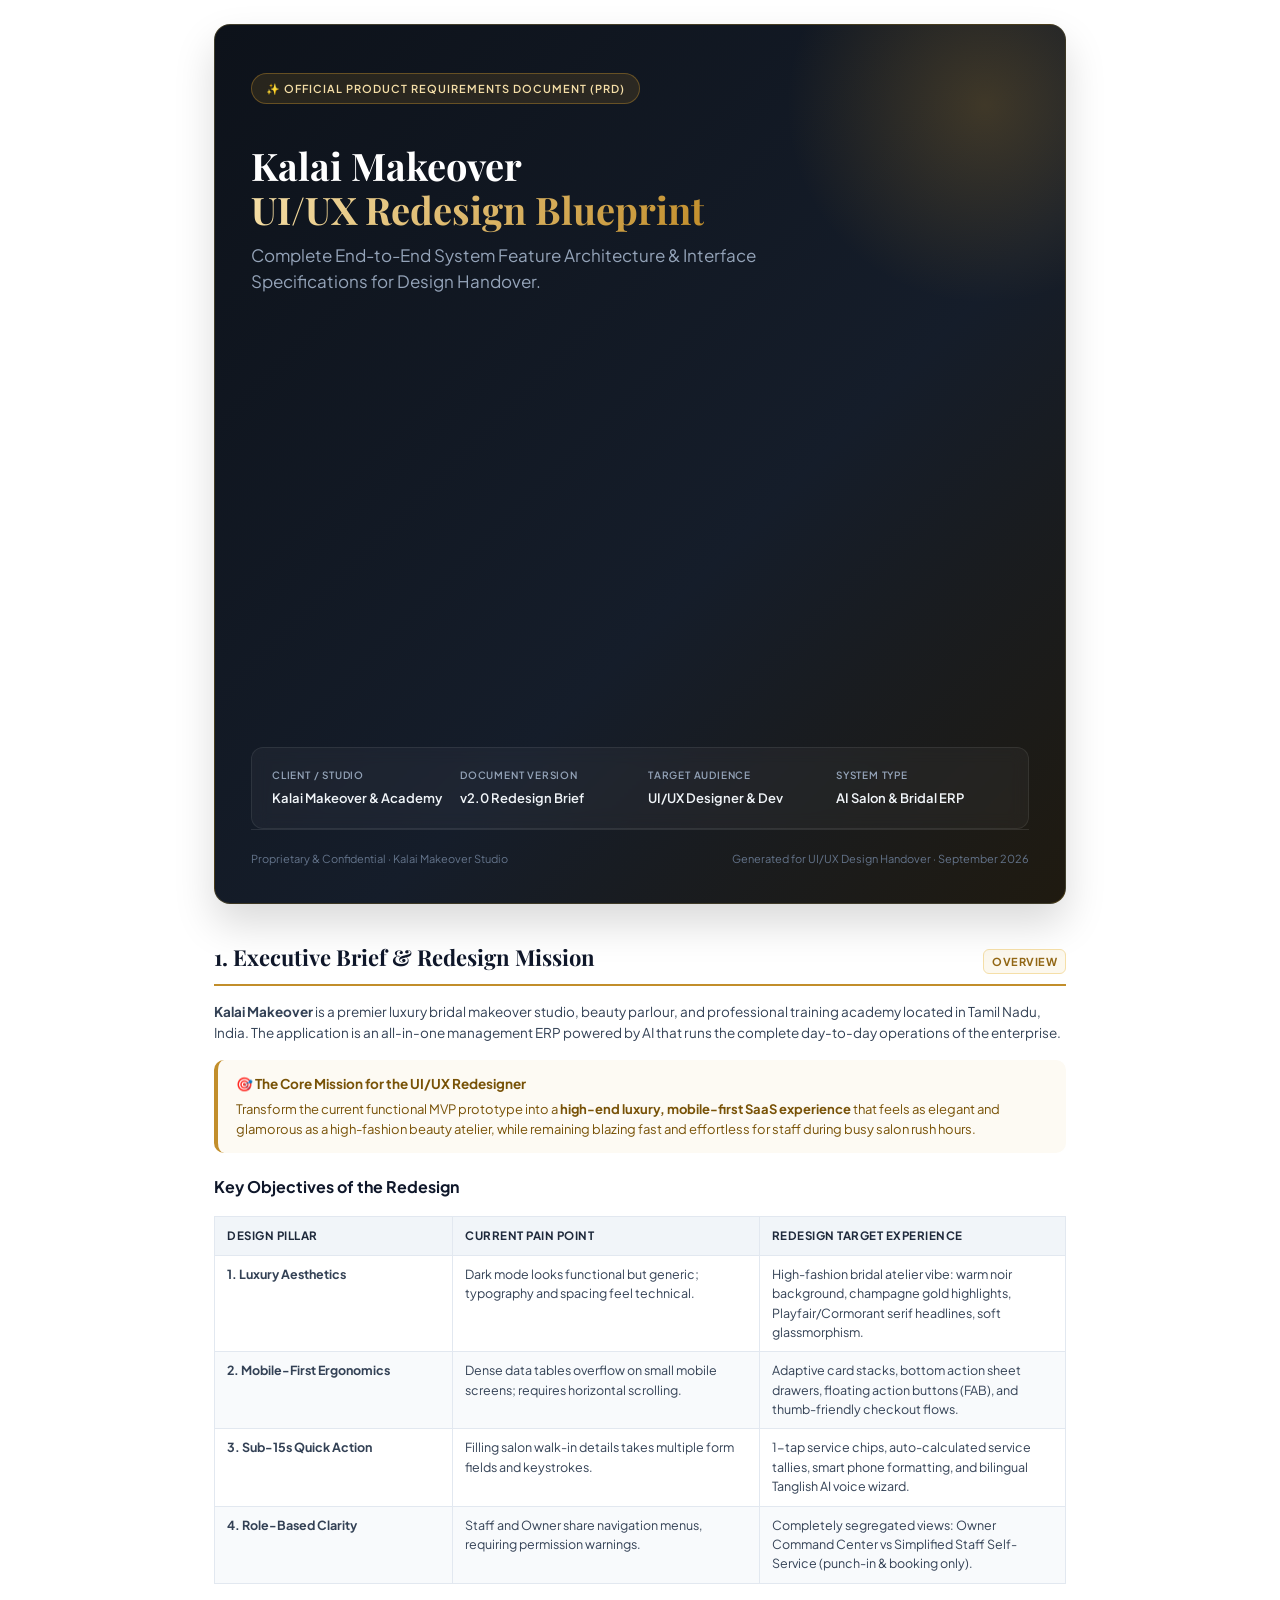
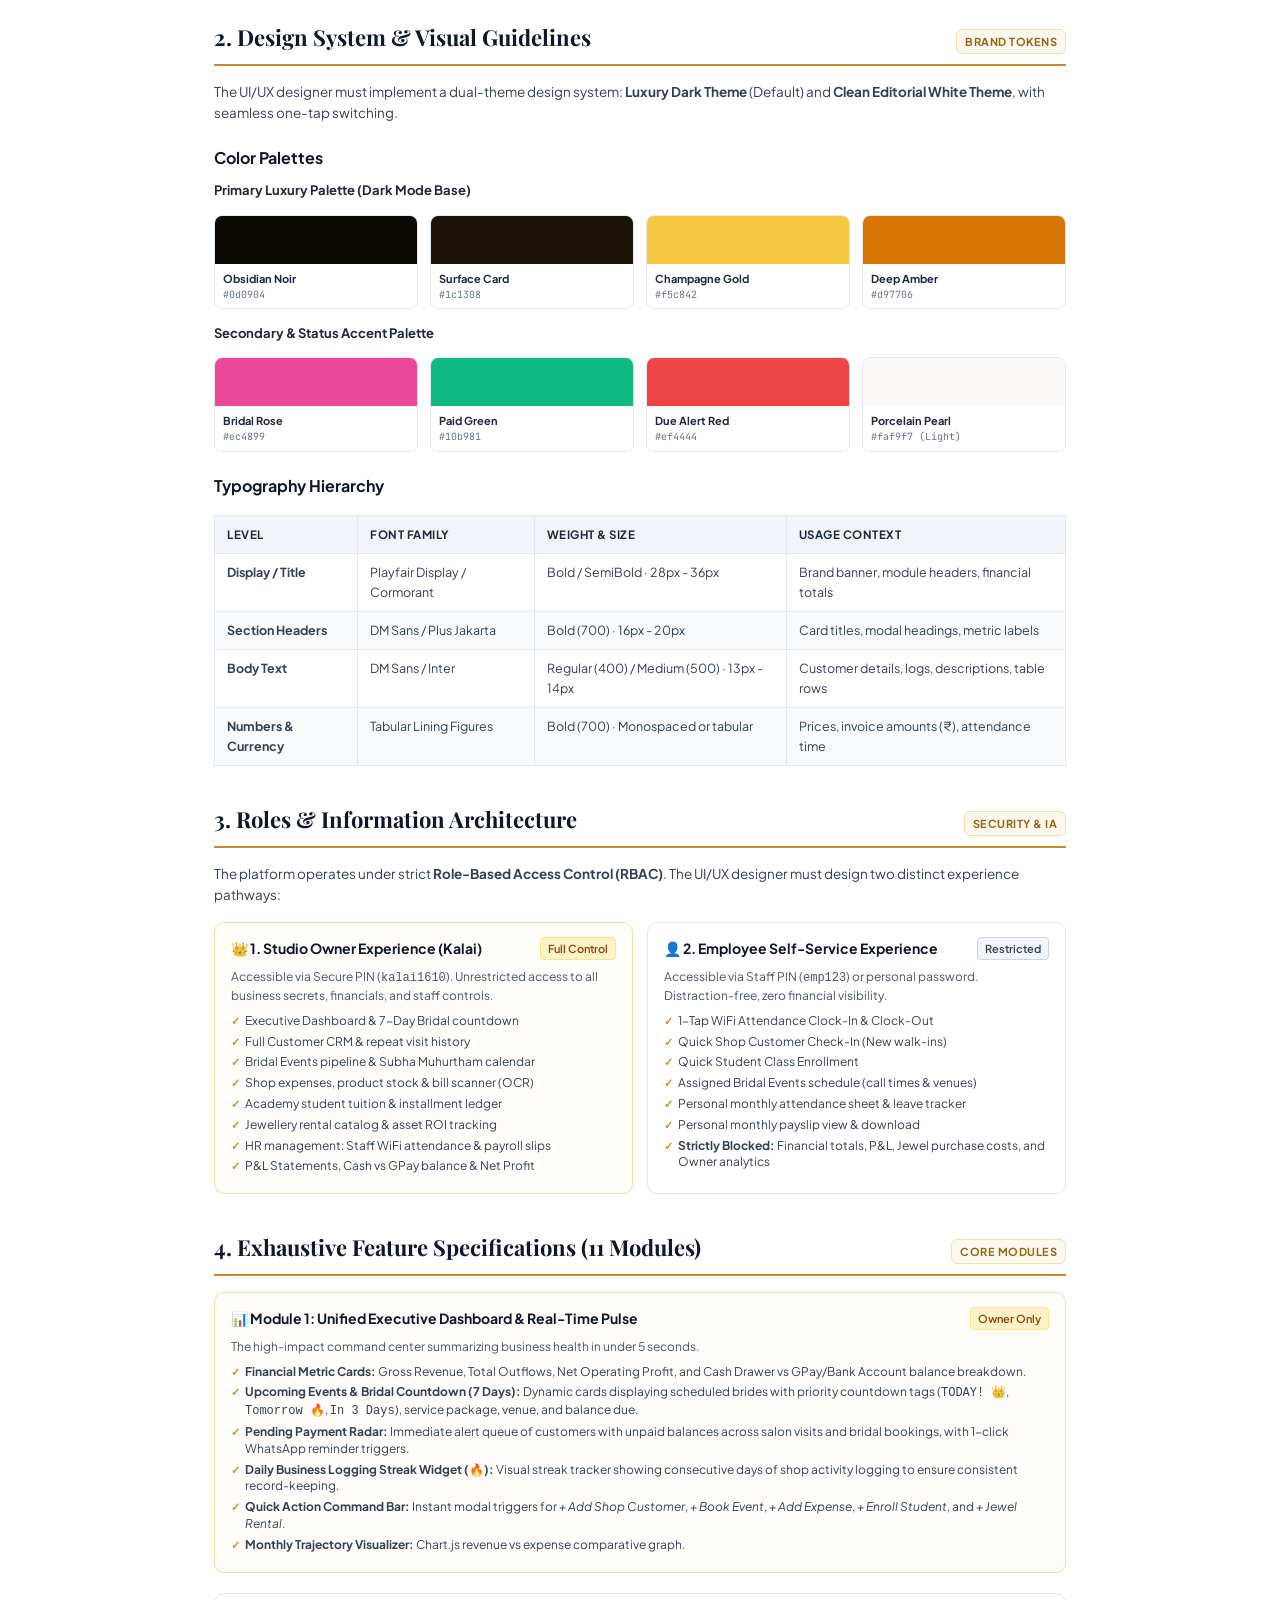
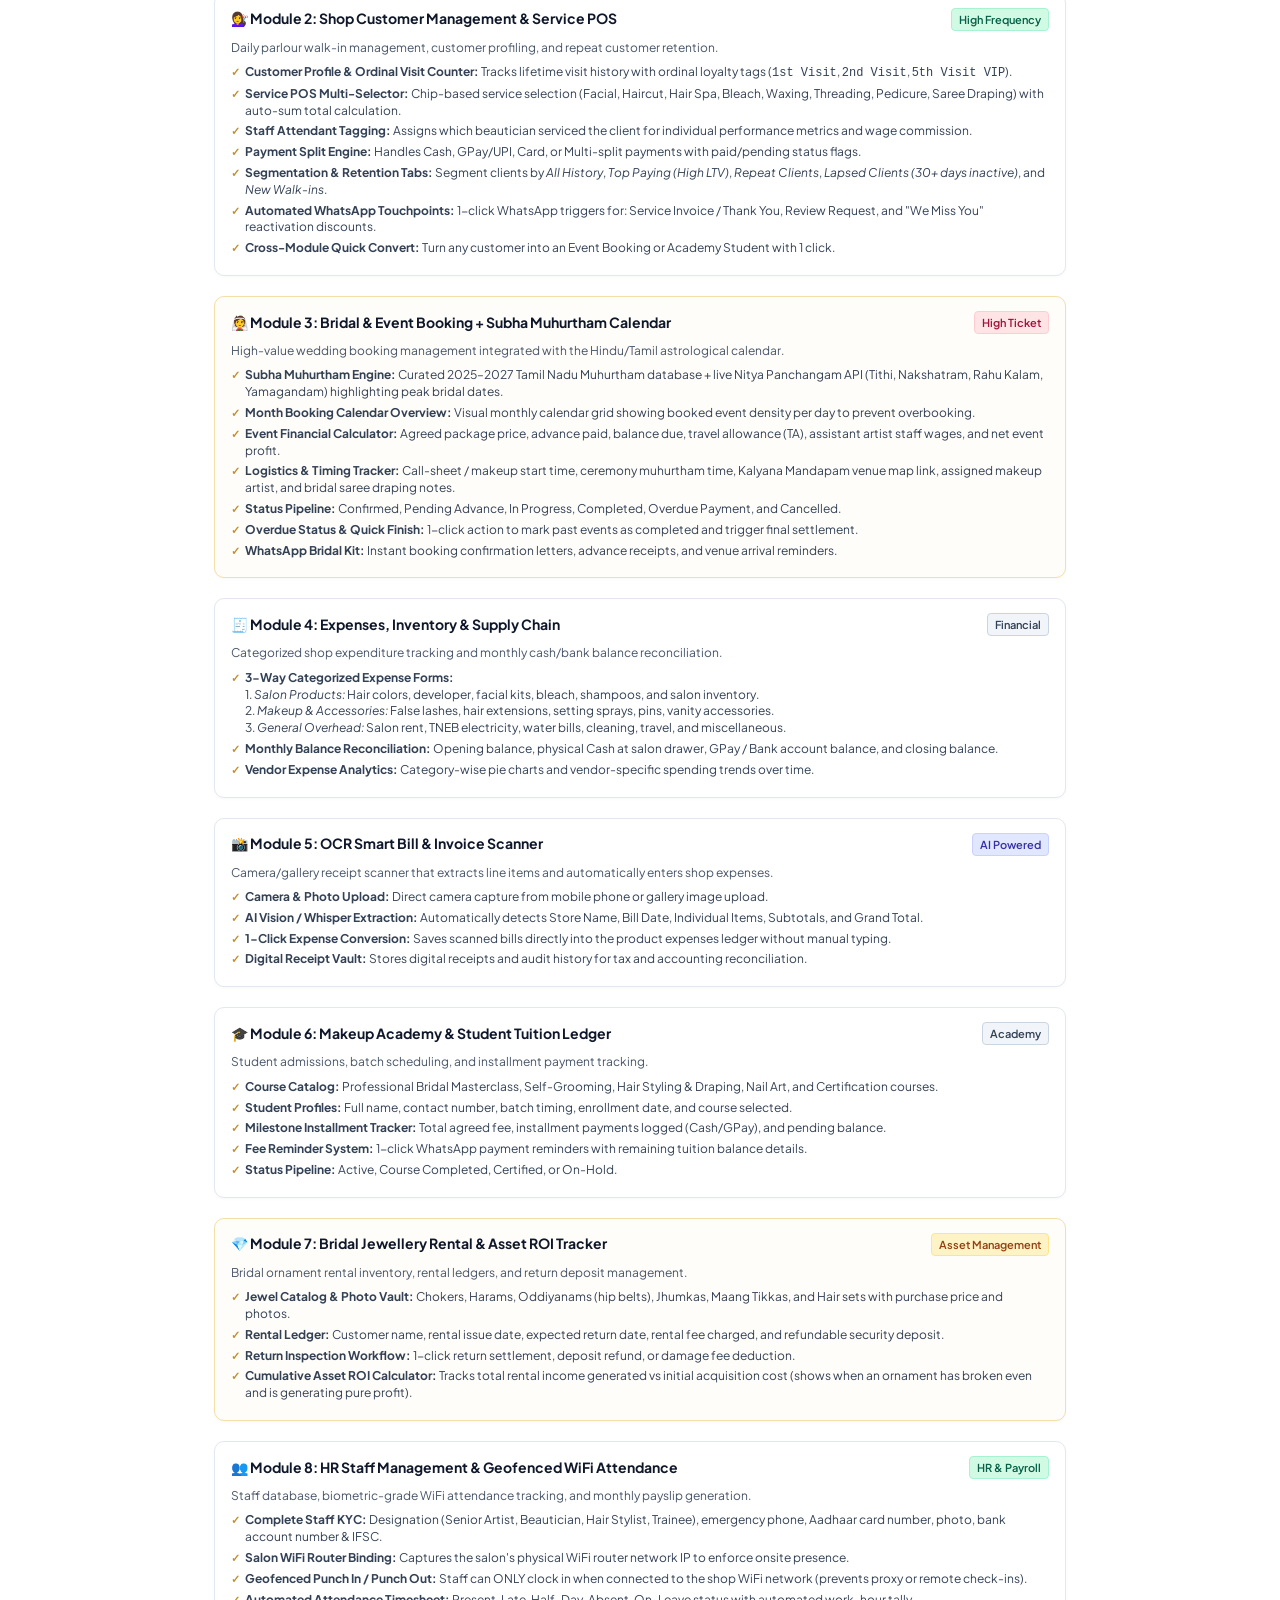
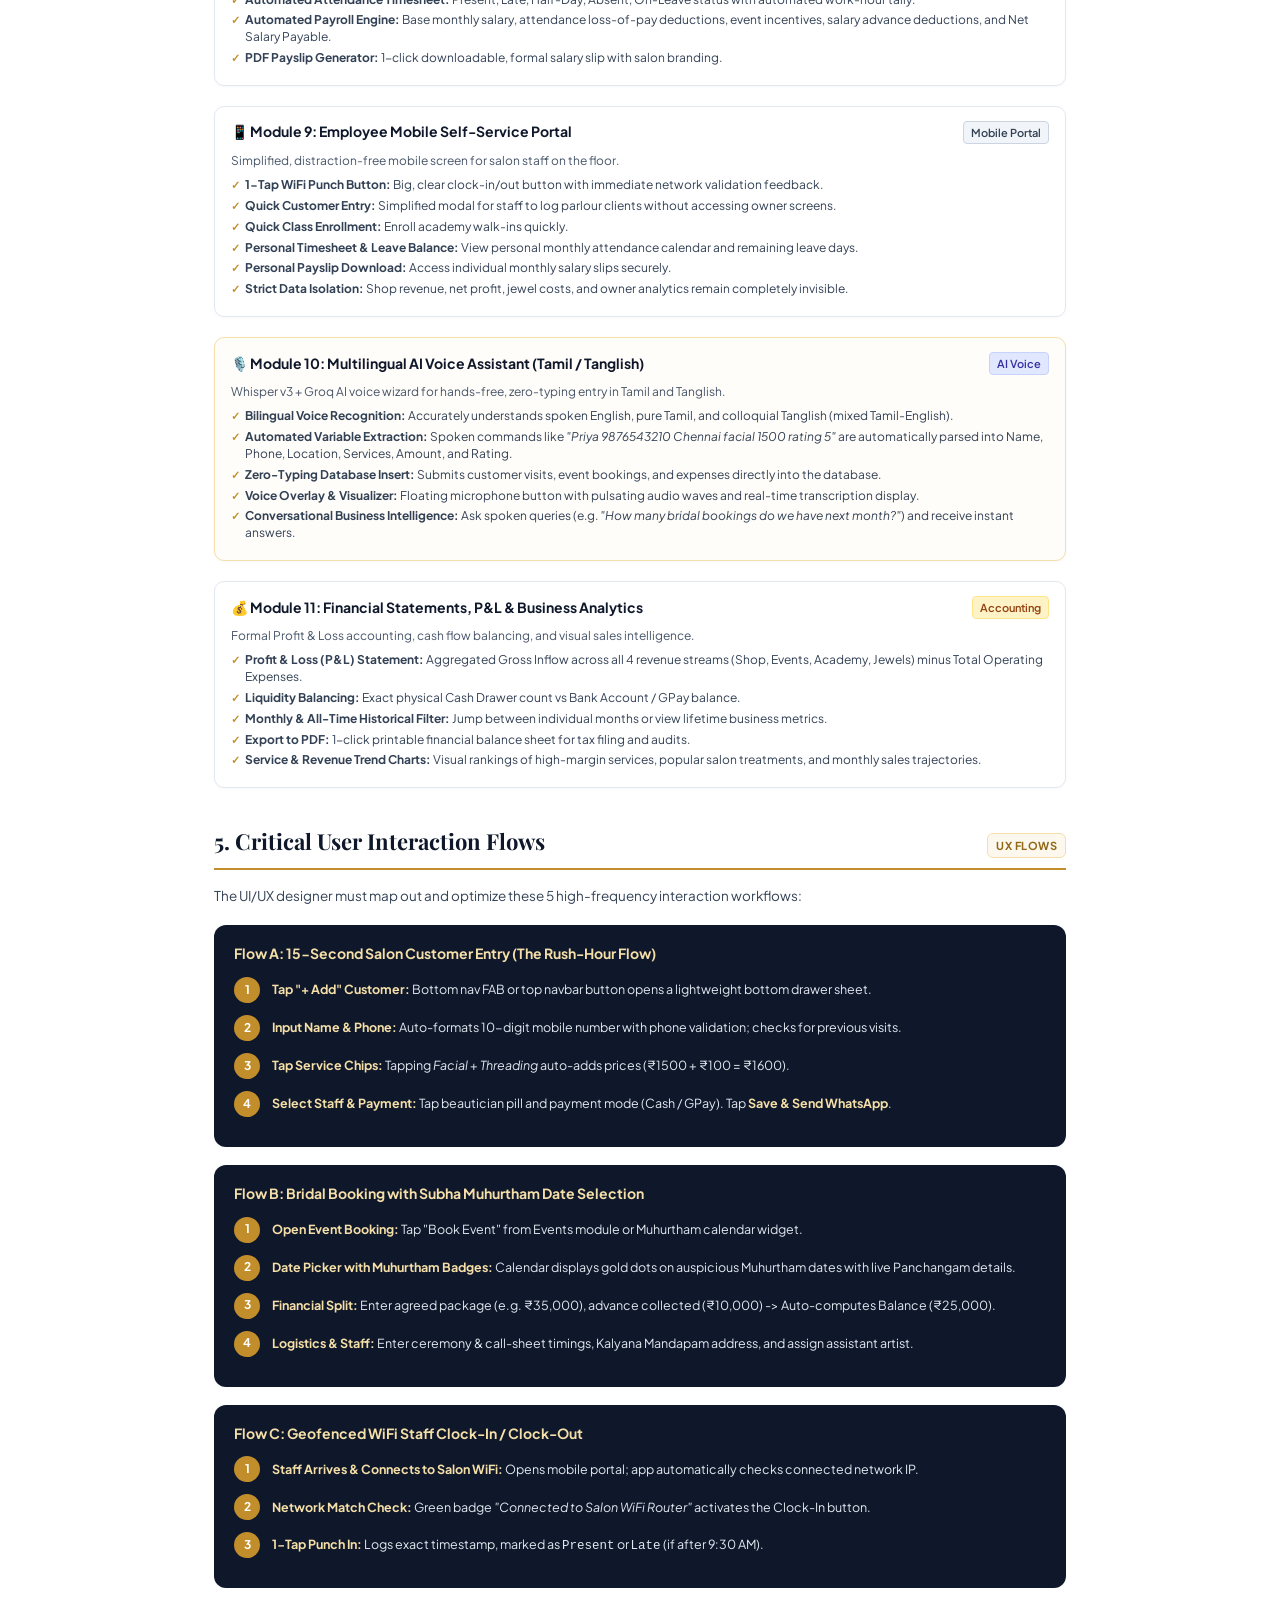
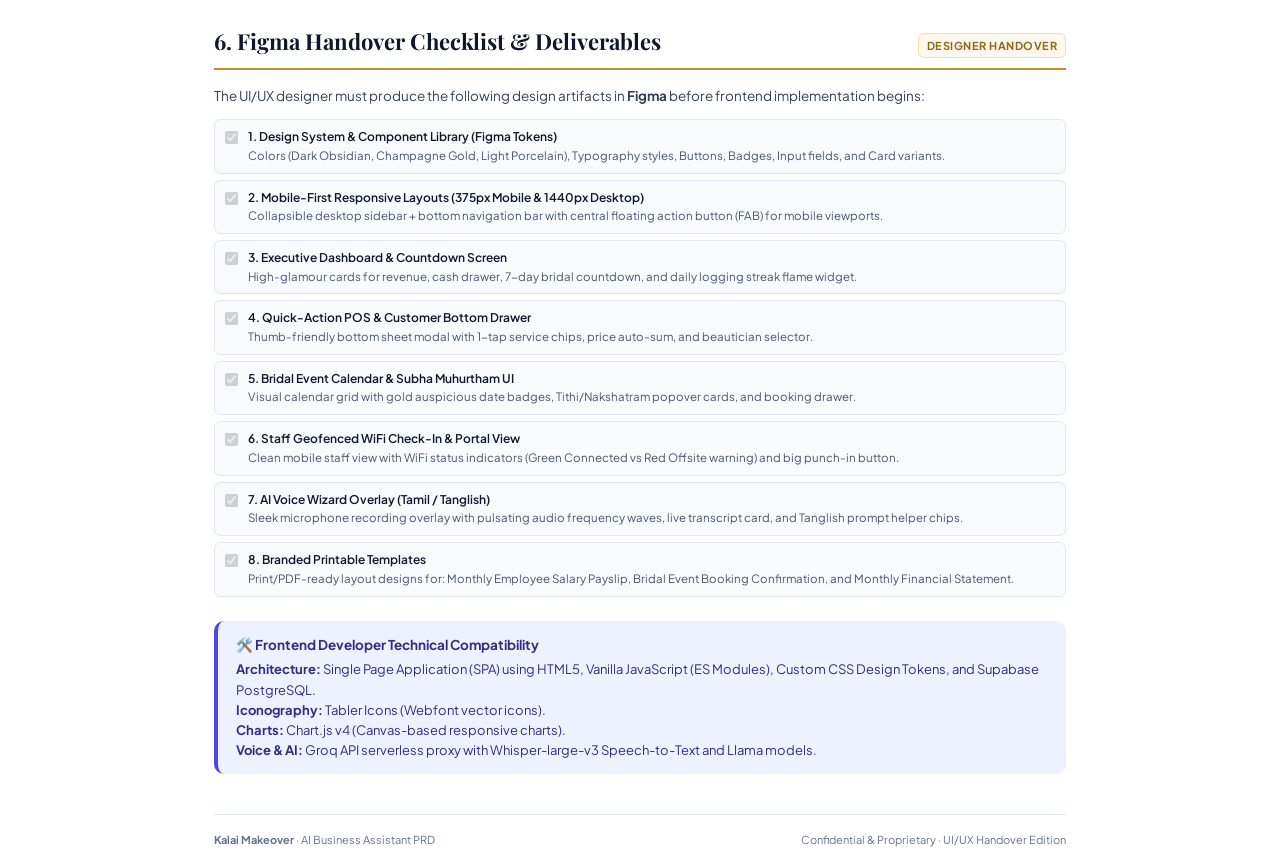
<file: Kalai_Makeover_UIUX_Redesign_Feature_Specification.html>
<!DOCTYPE html>
<html lang="en">
<head>
  <meta charset="UTF-8">
  <meta name="viewport" content="width=device-width, initial-scale=1.0">
  <title>Kalai Makeover — UI/UX Redesign & Feature Specification</title>
  <style>
    @import url('https://fonts.googleapis.com/css2?family=Plus+Jakarta+Sans:wght@300;400;500;600;700;800&family=Playfair+Display:ital,wght@0,600;0,700;1,400&family=JetBrains+Mono:wght@400;500&display=swap');

    :root {
      --primary: #c28e2b;
      --primary-dark: #926715;
      --primary-light: #f5dfa8;
      --primary-subtle: #fcf8ee;
      --dark: #0f141c;
      --dark-card: #171f2c;
      --slate-900: #0f172a;
      --slate-800: #1e293b;
      --slate-700: #334155;
      --slate-600: #475569;
      --slate-500: #64748b;
      --slate-200: #e2e8f0;
      --slate-100: #f1f5f9;
      --slate-50: #f8fafc;
      --emerald: #059669;
      --emerald-subtle: #ecfdf5;
      --rose: #e11d48;
      --rose-subtle: #fff1f2;
      --amber: #d97706;
      --amber-subtle: #fffbeb;
      --indigo: #4f46e5;
      --indigo-subtle: #eef2ff;
      --font-heading: 'Playfair Display', Georgia, serif;
      --font-body: 'Plus Jakarta Sans', -apple-system, BlinkMacSystemFont, "Segoe UI", Roboto, sans-serif;
      --font-mono: 'JetBrains Mono', Consolas, monospace;
    }

    * {
      box-sizing: border-box;
      margin: 0;
      padding: 0;
    }

    body {
      font-family: var(--font-body);
      color: var(--slate-800);
      background: #ffffff;
      line-height: 1.55;
      font-size: 13.5px;
      -webkit-font-smoothing: antialiased;
    }

    @page {
      size: A4;
      margin: 14mm 14mm 16mm 14mm;
      @bottom-right {
        content: counter(page);
      }
    }

    @media print {
      body {
        background: #ffffff;
        color: #1e293b;
        font-size: 12.5px;
      }
      .no-print {
        display: none !important;
      }
      .page-break {
        page-break-before: always;
        break-before: page;
      }
      .avoid-break {
        page-break-inside: avoid;
        break-inside: avoid;
      }
      .cover-page {
        height: 100vh;
        page-break-after: always;
      }
      .header-floating {
        display: none;
      }
      a {
        text-decoration: none;
        color: inherit;
      }
    }

    .container {
      max-width: 900px;
      margin: 0 auto;
      padding: 24px;
    }

    /* COVER PAGE STYLING */
    .cover-page {
      display: flex;
      flex-direction: column;
      justify-content: space-between;
      min-height: 880px;
      padding: 48px 36px 36px 36px;
      background: linear-gradient(135deg, #0d121a 0%, #151d2a 60%, #1f1a10 100%);
      color: #ffffff;
      border-radius: 16px;
      margin-bottom: 32px;
      position: relative;
      overflow: hidden;
      border: 1px solid rgba(245, 200, 66, 0.2);
      box-shadow: 0 20px 40px rgba(0,0,0,0.15);
    }

    .cover-page::before {
      content: '';
      position: absolute;
      top: -120px;
      right: -120px;
      width: 400px;
      height: 400px;
      background: radial-gradient(circle, rgba(194, 142, 43, 0.25) 0%, rgba(0,0,0,0) 70%);
      border-radius: 50%;
      pointer-events: none;
    }

    .cover-badge {
      display: inline-flex;
      align-items: center;
      gap: 8px;
      padding: 6px 14px;
      background: rgba(194, 142, 43, 0.15);
      border: 1px solid rgba(194, 142, 43, 0.4);
      color: var(--primary-light);
      border-radius: 9999px;
      font-size: 11px;
      font-weight: 600;
      text-transform: uppercase;
      letter-spacing: 1px;
      width: fit-content;
    }

    .cover-title-area {
      margin-top: 40px;
    }

    .cover-title-area h1 {
      font-family: var(--font-heading);
      font-size: 38px;
      line-height: 1.15;
      font-weight: 700;
      color: #ffffff;
      margin-bottom: 12px;
    }

    .cover-title-area h1 span {
      background: linear-gradient(120deg, #f5dfa8, #c28e2b);
      -webkit-background-clip: text;
      -webkit-text-fill-color: transparent;
    }

    .cover-subtitle {
      font-size: 17px;
      color: #94a3b8;
      font-weight: 400;
      max-width: 600px;
      line-height: 1.5;
    }

    .cover-meta-grid {
      display: grid;
      grid-template-columns: repeat(4, 1fr);
      gap: 16px;
      padding: 20px;
      background: rgba(255, 255, 255, 0.04);
      border: 1px solid rgba(255, 255, 255, 0.08);
      border-radius: 12px;
      backdrop-filter: blur(8px);
      margin-top: 48px;
    }

    .cover-meta-item .meta-label {
      font-size: 10px;
      text-transform: uppercase;
      letter-spacing: 0.8px;
      color: #94a3b8;
      margin-bottom: 4px;
      font-weight: 600;
    }

    .cover-meta-item .meta-val {
      font-size: 13px;
      font-weight: 600;
      color: #f1f5f9;
    }

    .cover-footer {
      display: flex;
      justify-content: space-between;
      align-items: center;
      border-top: 1px solid rgba(255, 255, 255, 0.1);
      padding-top: 20px;
      font-size: 11px;
      color: #64748b;
    }

    /* SECTION HEADERS */
    .section-header {
      margin-top: 36px;
      margin-bottom: 16px;
      padding-bottom: 10px;
      border-bottom: 2px solid var(--slate-200);
      display: flex;
      align-items: baseline;
      justify-content: space-between;
    }

    .section-header.primary {
      border-bottom-color: var(--primary);
    }

    .section-header h2 {
      font-family: var(--font-heading);
      font-size: 22px;
      color: var(--slate-900);
      font-weight: 700;
      display: flex;
      align-items: center;
      gap: 10px;
    }

    .section-header .section-tag {
      font-size: 11px;
      font-weight: 700;
      color: var(--primary-dark);
      background: var(--primary-subtle);
      border: 1px solid var(--primary-light);
      padding: 3px 8px;
      border-radius: 6px;
      text-transform: uppercase;
      letter-spacing: 0.5px;
    }

    h3 {
      font-size: 16px;
      color: var(--slate-900);
      margin-top: 22px;
      margin-bottom: 10px;
      font-weight: 700;
    }

    p {
      margin-bottom: 12px;
      color: var(--slate-700);
    }

    /* CALLOUT BOXES */
    .callout {
      padding: 14px 18px;
      border-radius: 10px;
      margin: 16px 0;
      font-size: 13px;
      border-left: 4px solid;
    }

    .callout-gold {
      background: #fdfaf3;
      border-left-color: var(--primary);
      color: #785207;
    }

    .callout-blue {
      background: var(--indigo-subtle);
      border-left-color: var(--indigo);
      color: #312e81;
    }

    .callout-emerald {
      background: var(--emerald-subtle);
      border-left-color: var(--emerald);
      color: #065f46;
    }

    .callout-title {
      font-weight: 700;
      margin-bottom: 4px;
      display: flex;
      align-items: center;
      gap: 6px;
      font-size: 13.5px;
    }

    /* TABLES */
    table {
      width: 100%;
      border-collapse: collapse;
      margin: 16px 0 24px 0;
      font-size: 12.5px;
    }

    th {
      background: var(--slate-100);
      color: var(--slate-800);
      text-align: left;
      padding: 10px 12px;
      font-weight: 700;
      border: 1px solid var(--slate-200);
      font-size: 11.5px;
      text-transform: uppercase;
      letter-spacing: 0.5px;
    }

    td {
      padding: 9px 12px;
      border: 1px solid var(--slate-200);
      vertical-align: top;
      color: var(--slate-700);
    }

    tr:nth-child(even) td {
      background: var(--slate-50);
    }

    /* BADGES */
    .badge {
      display: inline-flex;
      align-items: center;
      gap: 4px;
      padding: 2px 7px;
      border-radius: 4px;
      font-size: 11px;
      font-weight: 600;
    }

    .badge-gold { background: #fef3c7; color: #92400e; border: 1px solid #fde68a; }
    .badge-emerald { background: #d1fae5; color: #065f46; border: 1px solid #a7f3d0; }
    .badge-rose { background: #ffe4e6; color: #9f1239; border: 1px solid #fecdd3; }
    .badge-indigo { background: #e0e7ff; color: #3730a3; border: 1px solid #c7d2fe; }
    .badge-slate { background: #f1f5f9; color: #334155; border: 1px solid #cbd5e1; }

    /* FEATURE CARDS GRID */
    .feature-grid {
      display: grid;
      grid-template-columns: repeat(2, 1fr);
      gap: 14px;
      margin: 16px 0;
    }

    .feature-card {
      background: #ffffff;
      border: 1px solid var(--slate-200);
      border-radius: 10px;
      padding: 14px 16px;
      box-shadow: 0 1px 3px rgba(0,0,0,0.03);
    }

    .feature-card.highlight {
      border-color: var(--primary-light);
      background: #fffdf9;
    }

    .feature-card-header {
      display: flex;
      justify-content: space-between;
      align-items: center;
      margin-bottom: 8px;
    }

    .feature-card-title {
      font-size: 14px;
      font-weight: 700;
      color: var(--slate-900);
    }

    .feature-card-desc {
      font-size: 12px;
      color: var(--slate-600);
      line-height: 1.45;
      margin-bottom: 8px;
    }

    .feature-list {
      list-style: none;
      padding-left: 0;
      margin-top: 6px;
    }

    .feature-list li {
      font-size: 12px;
      color: var(--slate-700);
      margin-bottom: 4px;
      position: relative;
      padding-left: 14px;
      line-height: 1.4;
    }

    .feature-list li::before {
      content: '✓';
      position: absolute;
      left: 0;
      color: var(--primary);
      font-weight: 800;
      font-size: 11px;
    }

    /* WORKFLOW BOX */
    .workflow-container {
      background: var(--slate-900);
      color: #ffffff;
      padding: 18px 20px;
      border-radius: 12px;
      margin: 18px 0;
    }

    .workflow-step-row {
      display: flex;
      align-items: center;
      gap: 12px;
      margin-bottom: 12px;
    }

    .workflow-step-num {
      width: 26px;
      height: 26px;
      border-radius: 50%;
      background: var(--primary);
      color: #ffffff;
      display: flex;
      align-items: center;
      justify-content: center;
      font-size: 12px;
      font-weight: 700;
      flex-shrink: 0;
    }

    .workflow-step-content {
      font-size: 12.5px;
      color: #e2e8f0;
      flex: 1;
    }

    .workflow-step-content strong {
      color: var(--primary-light);
    }

    /* COLOR SWATCHES */
    .swatch-grid {
      display: grid;
      grid-template-columns: repeat(4, 1fr);
      gap: 12px;
      margin: 14px 0;
    }

    .swatch-card {
      border: 1px solid var(--slate-200);
      border-radius: 8px;
      overflow: hidden;
      font-size: 11px;
    }

    .swatch-color {
      height: 48px;
      width: 100%;
    }

    .swatch-info {
      padding: 6px 8px;
      background: #ffffff;
    }

    .swatch-name {
      font-weight: 700;
      color: var(--slate-800);
    }

    .swatch-hex {
      font-family: var(--font-mono);
      color: var(--slate-500);
      font-size: 10px;
    }

    /* FIGMA HANDOVER CHECKLIST */
    .checklist {
      list-style: none;
      margin: 12px 0;
    }

    .checklist-item {
      display: flex;
      align-items: flex-start;
      gap: 10px;
      padding: 8px 10px;
      background: var(--slate-50);
      border: 1px solid var(--slate-200);
      border-radius: 6px;
      margin-bottom: 6px;
      font-size: 12px;
    }

    .checklist-item input {
      margin-top: 3px;
      accent-color: var(--primary);
    }

    .checklist-item-title {
      font-weight: 600;
      color: var(--slate-900);
    }

    .checklist-item-desc {
      color: var(--slate-600);
      font-size: 11.5px;
    }

    .footer-doc {
      margin-top: 40px;
      padding-top: 16px;
      border-top: 1px solid var(--slate-200);
      font-size: 11px;
      color: var(--slate-500);
      display: flex;
      justify-content: space-between;
    }
  </style>
</head>
<body>

<div class="container">

  <!-- ========================================== -->
  <!-- COVER PAGE -->
  <!-- ========================================== -->
  <div class="cover-page avoid-break">
    <div>
      <div class="cover-badge">✨ Official Product Requirements Document (PRD)</div>
      
      <div class="cover-title-area">
        <h1>Kalai Makeover<br><span>UI/UX Redesign Blueprint</span></h1>
        <p class="cover-subtitle">Complete End-to-End System Feature Architecture & Interface Specifications for Design Handover.</p>
      </div>
    </div>

    <div>
      <div class="cover-meta-grid">
        <div class="cover-meta-item">
          <div class="meta-label">Client / Studio</div>
          <div class="meta-val">Kalai Makeover & Academy</div>
        </div>
        <div class="cover-meta-item">
          <div class="meta-label">Document Version</div>
          <div class="meta-val">v2.0 Redesign Brief</div>
        </div>
        <div class="cover-meta-item">
          <div class="meta-label">Target Audience</div>
          <div class="meta-val">UI/UX Designer & Dev</div>
        </div>
        <div class="cover-meta-item">
          <div class="meta-label">System Type</div>
          <div class="meta-val">AI Salon & Bridal ERP</div>
        </div>
      </div>

      <div class="cover-footer">
        <div>Proprietary & Confidential · Kalai Makeover Studio</div>
        <div>Generated for UI/UX Design Handover · September 2026</div>
      </div>
    </div>
  </div>

  <!-- ========================================== -->
  <!-- SECTION 1: EXECUTIVE BRIEF & REDESIGN MISSION -->
  <!-- ========================================== -->
  <div class="avoid-break">
    <div class="section-header primary">
      <h2>1. Executive Brief & Redesign Mission</h2>
      <span class="section-tag">Overview</span>
    </div>

    <p><strong>Kalai Makeover</strong> is a premier luxury bridal makeover studio, beauty parlour, and professional training academy located in Tamil Nadu, India. The application is an all-in-one management ERP powered by AI that runs the complete day-to-day operations of the enterprise.</p>

    <div class="callout callout-gold">
      <div class="callout-title">🎯 The Core Mission for the UI/UX Redesigner</div>
      Transform the current functional MVP prototype into a <strong>high-end luxury, mobile-first SaaS experience</strong> that feels as elegant and glamorous as a high-fashion beauty atelier, while remaining blazing fast and effortless for staff during busy salon rush hours.
    </div>

    <h3>Key Objectives of the Redesign</h3>
    <table>
      <thead>
        <tr>
          <th style="width: 28%;">Design Pillar</th>
          <th style="width: 36%;">Current Pain Point</th>
          <th style="width: 36%;">Redesign Target Experience</th>
        </tr>
      </thead>
      <tbody>
        <tr>
          <td><strong>1. Luxury Aesthetics</strong></td>
          <td>Dark mode looks functional but generic; typography and spacing feel technical.</td>
          <td>High-fashion bridal atelier vibe: warm noir background, champagne gold highlights, Playfair/Cormorant serif headlines, soft glassmorphism.</td>
        </tr>
        <tr>
          <td><strong>2. Mobile-First Ergonomics</strong></td>
          <td>Dense data tables overflow on small mobile screens; requires horizontal scrolling.</td>
          <td>Adaptive card stacks, bottom action sheet drawers, floating action buttons (FAB), and thumb-friendly checkout flows.</td>
        </tr>
        <tr>
          <td><strong>3. Sub-15s Quick Action</strong></td>
          <td>Filling salon walk-in details takes multiple form fields and keystrokes.</td>
          <td>1-tap service chips, auto-calculated service tallies, smart phone formatting, and bilingual Tanglish AI voice wizard.</td>
        </tr>
        <tr>
          <td><strong>4. Role-Based Clarity</strong></td>
          <td>Staff and Owner share navigation menus, requiring permission warnings.</td>
          <td>Completely segregated views: Owner Command Center vs Simplified Staff Self-Service (punch-in & booking only).</td>
        </tr>
      </tbody>
    </table>
  </div>

  <!-- ========================================== -->
  <!-- SECTION 2: BRAND IDENTITY & DESIGN SYSTEM -->
  <!-- ========================================== -->
  <div class="page-break avoid-break">
    <div class="section-header primary">
      <h2>2. Design System & Visual Guidelines</h2>
      <span class="section-tag">Brand Tokens</span>
    </div>

    <p>The UI/UX designer must implement a dual-theme design system: <strong>Luxury Dark Theme</strong> (Default) and <strong>Clean Editorial White Theme</strong>, with seamless one-tap switching.</p>

    <h3>Color Palettes</h3>
    
    <div style="font-weight: 700; font-size: 13px; color: var(--slate-800); margin-top: 10px;">Primary Luxury Palette (Dark Mode Base)</div>
    <div class="swatch-grid">
      <div class="swatch-card">
        <div class="swatch-color" style="background:#0d0904;"></div>
        <div class="swatch-info">
          <div class="swatch-name">Obsidian Noir</div>
          <div class="swatch-hex">#0d0904</div>
        </div>
      </div>
      <div class="swatch-card">
        <div class="swatch-color" style="background:#1c1308;"></div>
        <div class="swatch-info">
          <div class="swatch-name">Surface Card</div>
          <div class="swatch-hex">#1c1308</div>
        </div>
      </div>
      <div class="swatch-card">
        <div class="swatch-color" style="background:#f5c842;"></div>
        <div class="swatch-info">
          <div class="swatch-name">Champagne Gold</div>
          <div class="swatch-hex">#f5c842</div>
        </div>
      </div>
      <div class="swatch-card">
        <div class="swatch-color" style="background:#d97706;"></div>
        <div class="swatch-info">
          <div class="swatch-name">Deep Amber</div>
          <div class="swatch-hex">#d97706</div>
        </div>
      </div>
    </div>

    <div style="font-weight: 700; font-size: 13px; color: var(--slate-800); margin-top: 14px;">Secondary & Status Accent Palette</div>
    <div class="swatch-grid">
      <div class="swatch-card">
        <div class="swatch-color" style="background:#ec4899;"></div>
        <div class="swatch-info">
          <div class="swatch-name">Bridal Rose</div>
          <div class="swatch-hex">#ec4899</div>
        </div>
      </div>
      <div class="swatch-card">
        <div class="swatch-color" style="background:#10b981;"></div>
        <div class="swatch-info">
          <div class="swatch-name">Paid Green</div>
          <div class="swatch-hex">#10b981</div>
        </div>
      </div>
      <div class="swatch-card">
        <div class="swatch-color" style="background:#ef4444;"></div>
        <div class="swatch-info">
          <div class="swatch-name">Due Alert Red</div>
          <div class="swatch-hex">#ef4444</div>
        </div>
      </div>
      <div class="swatch-card">
        <div class="swatch-color" style="background:#faf9f7;"></div>
        <div class="swatch-info">
          <div class="swatch-name">Porcelain Pearl</div>
          <div class="swatch-hex">#faf9f7 (Light)</div>
        </div>
      </div>
    </div>

    <h3>Typography Hierarchy</h3>
    <table>
      <thead>
        <tr>
          <th>Level</th>
          <th>Font Family</th>
          <th>Weight & Size</th>
          <th>Usage Context</th>
        </tr>
      </thead>
      <tbody>
        <tr>
          <td><strong>Display / Title</strong></td>
          <td>Playfair Display / Cormorant</td>
          <td>Bold / SemiBold · 28px - 36px</td>
          <td>Brand banner, module headers, financial totals</td>
        </tr>
        <tr>
          <td><strong>Section Headers</strong></td>
          <td>DM Sans / Plus Jakarta</td>
          <td>Bold (700) · 16px - 20px</td>
          <td>Card titles, modal headings, metric labels</td>
        </tr>
        <tr>
          <td><strong>Body Text</strong></td>
          <td>DM Sans / Inter</td>
          <td>Regular (400) / Medium (500) · 13px - 14px</td>
          <td>Customer details, logs, descriptions, table rows</td>
        </tr>
        <tr>
          <td><strong>Numbers & Currency</strong></td>
          <td>Tabular Lining Figures</td>
          <td>Bold (700) · Monospaced or tabular</td>
          <td>Prices, invoice amounts (₹), attendance time</td>
        </tr>
      </tbody>
    </table>
  </div>

  <!-- ========================================== -->
  <!-- SECTION 3: SYSTEM ARCHITECTURE & RBAC -->
  <!-- ========================================== -->
  <div class="avoid-break">
    <div class="section-header primary">
      <h2>3. Roles & Information Architecture</h2>
      <span class="section-tag">Security & IA</span>
    </div>

    <p>The platform operates under strict <strong>Role-Based Access Control (RBAC)</strong>. The UI/UX designer must design two distinct experience pathways:</p>

    <div class="feature-grid">
      <div class="feature-card highlight">
        <div class="feature-card-header">
          <div class="feature-card-title">👑 1. Studio Owner Experience (Kalai)</div>
          <span class="badge badge-gold">Full Control</span>
        </div>
        <div class="feature-card-desc">Accessible via Secure PIN (<code>kalai1610</code>). Unrestricted access to all business secrets, financials, and staff controls.</div>
        <ul class="feature-list">
          <li>Executive Dashboard & 7-Day Bridal countdown</li>
          <li>Full Customer CRM & repeat visit history</li>
          <li>Bridal Events pipeline & Subha Muhurtham calendar</li>
          <li>Shop expenses, product stock & bill scanner (OCR)</li>
          <li>Academy student tuition & installment ledger</li>
          <li>Jewellery rental catalog & asset ROI tracking</li>
          <li>HR management: Staff WiFi attendance & payroll slips</li>
          <li>P&L Statements, Cash vs GPay balance & Net Profit</li>
        </ul>
      </div>

      <div class="feature-card">
        <div class="feature-card-header">
          <div class="feature-card-title">👤 2. Employee Self-Service Experience</div>
          <span class="badge badge-slate">Restricted</span>
        </div>
        <div class="feature-card-desc">Accessible via Staff PIN (<code>emp123</code>) or personal password. Distraction-free, zero financial visibility.</div>
        <ul class="feature-list">
          <li>1-Tap WiFi Attendance Clock-In & Clock-Out</li>
          <li>Quick Shop Customer Check-In (New walk-ins)</li>
          <li>Quick Student Class Enrollment</li>
          <li>Assigned Bridal Events schedule (call times & venues)</li>
          <li>Personal monthly attendance sheet & leave tracker</li>
          <li>Personal monthly payslip view & download</li>
          <li><strong>Strictly Blocked:</strong> Financial totals, P&L, Jewel purchase costs, and Owner analytics</li>
        </ul>
      </div>
    </div>
  </div>

  <!-- ========================================== -->
  <!-- SECTION 4: COMPLETE 11 MODULE SPECIFICATIONS -->
  <!-- ========================================== -->
  <div class="page-break avoid-break">
    <div class="section-header primary">
      <h2>4. Exhaustive Feature Specifications (11 Modules)</h2>
      <span class="section-tag">Core Modules</span>
    </div>

    <!-- MODULE 1 -->
    <div class="feature-card highlight avoid-break" style="margin-bottom: 20px;">
      <div class="feature-card-header">
        <div class="feature-card-title">📊 Module 1: Unified Executive Dashboard & Real-Time Pulse</div>
        <span class="badge badge-gold">Owner Only</span>
      </div>
      <div class="feature-card-desc">The high-impact command center summarizing business health in under 5 seconds.</div>
      <ul class="feature-list">
        <li><strong>Financial Metric Cards:</strong> Gross Revenue, Total Outflows, Net Operating Profit, and Cash Drawer vs GPay/Bank Account balance breakdown.</li>
        <li><strong>Upcoming Events & Bridal Countdown (7 Days):</strong> Dynamic cards displaying scheduled brides with priority countdown tags (<code>TODAY! 👑</code>, <code>Tomorrow 🔥</code>, <code>In 3 Days</code>), service package, venue, and balance due.</li>
        <li><strong>Pending Payment Radar:</strong> Immediate alert queue of customers with unpaid balances across salon visits and bridal bookings, with 1-click WhatsApp reminder triggers.</li>
        <li><strong>Daily Business Logging Streak Widget (🔥):</strong> Visual streak tracker showing consecutive days of shop activity logging to ensure consistent record-keeping.</li>
        <li><strong>Quick Action Command Bar:</strong> Instant modal triggers for <em>+ Add Shop Customer</em>, <em>+ Book Event</em>, <em>+ Add Expense</em>, <em>+ Enroll Student</em>, and <em>+ Jewel Rental</em>.</li>
        <li><strong>Monthly Trajectory Visualizer:</strong> Chart.js revenue vs expense comparative graph.</li>
      </ul>
    </div>

    <!-- MODULE 2 -->
    <div class="feature-card avoid-break" style="margin-bottom: 20px;">
      <div class="feature-card-header">
        <div class="feature-card-title">💇‍♀️ Module 2: Shop Customer Management & Service POS</div>
        <span class="badge badge-emerald">High Frequency</span>
      </div>
      <div class="feature-card-desc">Daily parlour walk-in management, customer profiling, and repeat customer retention.</div>
      <ul class="feature-list">
        <li><strong>Customer Profile & Ordinal Visit Counter:</strong> Tracks lifetime visit history with ordinal loyalty tags (<code>1st Visit</code>, <code>2nd Visit</code>, <code>5th Visit VIP</code>).</li>
        <li><strong>Service POS Multi-Selector:</strong> Chip-based service selection (Facial, Haircut, Hair Spa, Bleach, Waxing, Threading, Pedicure, Saree Draping) with auto-sum total calculation.</li>
        <li><strong>Staff Attendant Tagging:</strong> Assigns which beautician serviced the client for individual performance metrics and wage commission.</li>
        <li><strong>Payment Split Engine:</strong> Handles Cash, GPay/UPI, Card, or Multi-split payments with paid/pending status flags.</li>
        <li><strong>Segmentation & Retention Tabs:</strong> Segment clients by <em>All History</em>, <em>Top Paying (High LTV)</em>, <em>Repeat Clients</em>, <em>Lapsed Clients (30+ days inactive)</em>, and <em>New Walk-ins</em>.</li>
        <li><strong>Automated WhatsApp Touchpoints:</strong> 1-click WhatsApp triggers for: Service Invoice / Thank You, Review Request, and "We Miss You" reactivation discounts.</li>
        <li><strong>Cross-Module Quick Convert:</strong> Turn any customer into an Event Booking or Academy Student with 1 click.</li>
      </ul>
    </div>

    <!-- MODULE 3 -->
    <div class="feature-card highlight avoid-break" style="margin-bottom: 20px;">
      <div class="feature-card-header">
        <div class="feature-card-title">👰 Module 3: Bridal & Event Booking + Subha Muhurtham Calendar</div>
        <span class="badge badge-rose">High Ticket</span>
      </div>
      <div class="feature-card-desc">High-value wedding booking management integrated with the Hindu/Tamil astrological calendar.</div>
      <ul class="feature-list">
        <li><strong>Subha Muhurtham Engine:</strong> Curated 2025–2027 Tamil Nadu Muhurtham database + live Nitya Panchangam API (Tithi, Nakshatram, Rahu Kalam, Yamagandam) highlighting peak bridal dates.</li>
        <li><strong>Month Booking Calendar Overview:</strong> Visual monthly calendar grid showing booked event density per day to prevent overbooking.</li>
        <li><strong>Event Financial Calculator:</strong> Agreed package price, advance paid, balance due, travel allowance (TA), assistant artist staff wages, and net event profit.</li>
        <li><strong>Logistics & Timing Tracker:</strong> Call-sheet / makeup start time, ceremony muhurtham time, Kalyana Mandapam venue map link, assigned makeup artist, and bridal saree draping notes.</li>
        <li><strong>Status Pipeline:</strong> Confirmed, Pending Advance, In Progress, Completed, Overdue Payment, and Cancelled.</li>
        <li><strong>Overdue Status & Quick Finish:</strong> 1-click action to mark past events as completed and trigger final settlement.</li>
        <li><strong>WhatsApp Bridal Kit:</strong> Instant booking confirmation letters, advance receipts, and venue arrival reminders.</li>
      </ul>
    </div>

    <!-- MODULE 4 -->
    <div class="feature-card avoid-break" style="margin-bottom: 20px;">
      <div class="feature-card-header">
        <div class="feature-card-title">🧾 Module 4: Expenses, Inventory & Supply Chain</div>
        <span class="badge badge-slate">Financial</span>
      </div>
      <div class="feature-card-desc">Categorized shop expenditure tracking and monthly cash/bank balance reconciliation.</div>
      <ul class="feature-list">
        <li><strong>3-Way Categorized Expense Forms:</strong>
          <br>1. <em>Salon Products:</em> Hair colors, developer, facial kits, bleach, shampoos, and salon inventory.
          <br>2. <em>Makeup & Accessories:</em> False lashes, hair extensions, setting sprays, pins, vanity accessories.
          <br>3. <em>General Overhead:</em> Salon rent, TNEB electricity, water bills, cleaning, travel, and miscellaneous.
        </li>
        <li><strong>Monthly Balance Reconciliation:</strong> Opening balance, physical Cash at salon drawer, GPay / Bank account balance, and closing balance.</li>
        <li><strong>Vendor Expense Analytics:</strong> Category-wise pie charts and vendor-specific spending trends over time.</li>
      </ul>
    </div>

    <!-- MODULE 5 -->
    <div class="feature-card avoid-break" style="margin-bottom: 20px;">
      <div class="feature-card-header">
        <div class="feature-card-title">📸 Module 5: OCR Smart Bill & Invoice Scanner</div>
        <span class="badge badge-indigo">AI Powered</span>
      </div>
      <div class="feature-card-desc">Camera/gallery receipt scanner that extracts line items and automatically enters shop expenses.</div>
      <ul class="feature-list">
        <li><strong>Camera & Photo Upload:</strong> Direct camera capture from mobile phone or gallery image upload.</li>
        <li><strong>AI Vision / Whisper Extraction:</strong> Automatically detects Store Name, Bill Date, Individual Items, Subtotals, and Grand Total.</li>
        <li><strong>1-Click Expense Conversion:</strong> Saves scanned bills directly into the product expenses ledger without manual typing.</li>
        <li><strong>Digital Receipt Vault:</strong> Stores digital receipts and audit history for tax and accounting reconciliation.</li>
      </ul>
    </div>

    <!-- MODULE 6 -->
    <div class="feature-card avoid-break" style="margin-bottom: 20px;">
      <div class="feature-card-header">
        <div class="feature-card-title">🎓 Module 6: Makeup Academy & Student Tuition Ledger</div>
        <span class="badge badge-slate">Academy</span>
      </div>
      <div class="feature-card-desc">Student admissions, batch scheduling, and installment payment tracking.</div>
      <ul class="feature-list">
        <li><strong>Course Catalog:</strong> Professional Bridal Masterclass, Self-Grooming, Hair Styling & Draping, Nail Art, and Certification courses.</li>
        <li><strong>Student Profiles:</strong> Full name, contact number, batch timing, enrollment date, and course selected.</li>
        <li><strong>Milestone Installment Tracker:</strong> Total agreed fee, installment payments logged (Cash/GPay), and pending balance.</li>
        <li><strong>Fee Reminder System:</strong> 1-click WhatsApp payment reminders with remaining tuition balance details.</li>
        <li><strong>Status Pipeline:</strong> Active, Course Completed, Certified, or On-Hold.</li>
      </ul>
    </div>

    <!-- MODULE 7 -->
    <div class="feature-card highlight avoid-break" style="margin-bottom: 20px;">
      <div class="feature-card-header">
        <div class="feature-card-title">💎 Module 7: Bridal Jewellery Rental & Asset ROI Tracker</div>
        <span class="badge badge-gold">Asset Management</span>
      </div>
      <div class="feature-card-desc">Bridal ornament rental inventory, rental ledgers, and return deposit management.</div>
      <ul class="feature-list">
        <li><strong>Jewel Catalog & Photo Vault:</strong> Chokers, Harams, Oddiyanams (hip belts), Jhumkas, Maang Tikkas, and Hair sets with purchase price and photos.</li>
        <li><strong>Rental Ledger:</strong> Customer name, rental issue date, expected return date, rental fee charged, and refundable security deposit.</li>
        <li><strong>Return Inspection Workflow:</strong> 1-click return settlement, deposit refund, or damage fee deduction.</li>
        <li><strong>Cumulative Asset ROI Calculator:</strong> Tracks total rental income generated vs initial acquisition cost (shows when an ornament has broken even and is generating pure profit).</li>
      </ul>
    </div>

    <!-- MODULE 8 -->
    <div class="feature-card avoid-break" style="margin-bottom: 20px;">
      <div class="feature-card-header">
        <div class="feature-card-title">👥 Module 8: HR Staff Management & Geofenced WiFi Attendance</div>
        <span class="badge badge-emerald">HR & Payroll</span>
      </div>
      <div class="feature-card-desc">Staff database, biometric-grade WiFi attendance tracking, and monthly payslip generation.</div>
      <ul class="feature-list">
        <li><strong>Complete Staff KYC:</strong> Designation (Senior Artist, Beautician, Hair Stylist, Trainee), emergency phone, Aadhaar card number, photo, bank account number & IFSC.</li>
        <li><strong>Salon WiFi Router Binding:</strong> Captures the salon's physical WiFi router network IP to enforce onsite presence.</li>
        <li><strong>Geofenced Punch In / Punch Out:</strong> Staff can ONLY clock in when connected to the shop WiFi network (prevents proxy or remote check-ins).</li>
        <li><strong>Automated Attendance Timesheet:</strong> Present, Late, Half-Day, Absent, On-Leave status with automated work-hour tally.</li>
        <li><strong>Automated Payroll Engine:</strong> Base monthly salary, attendance loss-of-pay deductions, event incentives, salary advance deductions, and Net Salary Payable.</li>
        <li><strong>PDF Payslip Generator:</strong> 1-click downloadable, formal salary slip with salon branding.</li>
      </ul>
    </div>

    <!-- MODULE 9 -->
    <div class="feature-card avoid-break" style="margin-bottom: 20px;">
      <div class="feature-card-header">
        <div class="feature-card-title">📱 Module 9: Employee Mobile Self-Service Portal</div>
        <span class="badge badge-slate">Mobile Portal</span>
      </div>
      <div class="feature-card-desc">Simplified, distraction-free mobile screen for salon staff on the floor.</div>
      <ul class="feature-list">
        <li><strong>1-Tap WiFi Punch Button:</strong> Big, clear clock-in/out button with immediate network validation feedback.</li>
        <li><strong>Quick Customer Entry:</strong> Simplified modal for staff to log parlour clients without accessing owner screens.</li>
        <li><strong>Quick Class Enrollment:</strong> Enroll academy walk-ins quickly.</li>
        <li><strong>Personal Timesheet & Leave Balance:</strong> View personal monthly attendance calendar and remaining leave days.</li>
        <li><strong>Personal Payslip Download:</strong> Access individual monthly salary slips securely.</li>
        <li><strong>Strict Data Isolation:</strong> Shop revenue, net profit, jewel costs, and owner analytics remain completely invisible.</li>
      </ul>
    </div>

    <!-- MODULE 10 -->
    <div class="feature-card highlight avoid-break" style="margin-bottom: 20px;">
      <div class="feature-card-header">
        <div class="feature-card-title">🎙️ Module 10: Multilingual AI Voice Assistant (Tamil / Tanglish)</div>
        <span class="badge badge-indigo">AI Voice</span>
      </div>
      <div class="feature-card-desc">Whisper v3 + Groq AI voice wizard for hands-free, zero-typing entry in Tamil and Tanglish.</div>
      <ul class="feature-list">
        <li><strong>Bilingual Voice Recognition:</strong> Accurately understands spoken English, pure Tamil, and colloquial Tanglish (mixed Tamil-English).</li>
        <li><strong>Automated Variable Extraction:</strong> Spoken commands like <em>"Priya 9876543210 Chennai facial 1500 rating 5"</em> are automatically parsed into Name, Phone, Location, Services, Amount, and Rating.</li>
        <li><strong>Zero-Typing Database Insert:</strong> Submits customer visits, event bookings, and expenses directly into the database.</li>
        <li><strong>Voice Overlay & Visualizer:</strong> Floating microphone button with pulsating audio waves and real-time transcription display.</li>
        <li><strong>Conversational Business Intelligence:</strong> Ask spoken queries (e.g. <em>"How many bridal bookings do we have next month?"</em>) and receive instant answers.</li>
      </ul>
    </div>

    <!-- MODULE 11 -->
    <div class="feature-card avoid-break" style="margin-bottom: 20px;">
      <div class="feature-card-header">
        <div class="feature-card-title">💰 Module 11: Financial Statements, P&L & Business Analytics</div>
        <span class="badge badge-gold">Accounting</span>
      </div>
      <div class="feature-card-desc">Formal Profit & Loss accounting, cash flow balancing, and visual sales intelligence.</div>
      <ul class="feature-list">
        <li><strong>Profit & Loss (P&L) Statement:</strong> Aggregated Gross Inflow across all 4 revenue streams (Shop, Events, Academy, Jewels) minus Total Operating Expenses.</li>
        <li><strong>Liquidity Balancing:</strong> Exact physical Cash Drawer count vs Bank Account / GPay balance.</li>
        <li><strong>Monthly & All-Time Historical Filter:</strong> Jump between individual months or view lifetime business metrics.</li>
        <li><strong>Export to PDF:</strong> 1-click printable financial balance sheet for tax filing and audits.</li>
        <li><strong>Service & Revenue Trend Charts:</strong> Visual rankings of high-margin services, popular salon treatments, and monthly sales trajectories.</li>
      </ul>
    </div>

  </div>

  <!-- ========================================== -->
  <!-- SECTION 5: CRITICAL USER FLOWS -->
  <!-- ========================================== -->
  <div class="page-break avoid-break">
    <div class="section-header primary">
      <h2>5. Critical User Interaction Flows</h2>
      <span class="section-tag">UX Flows</span>
    </div>

    <p>The UI/UX designer must map out and optimize these 5 high-frequency interaction workflows:</p>

    <div class="workflow-container">
      <div style="font-weight: 700; font-size: 14px; color: var(--primary-light); margin-bottom: 12px;">Flow A: 15-Second Salon Customer Entry (The Rush-Hour Flow)</div>
      <div class="workflow-step-row">
        <div class="workflow-step-num">1</div>
        <div class="workflow-step-content"><strong>Tap "+ Add" Customer:</strong> Bottom nav FAB or top navbar button opens a lightweight bottom drawer sheet.</div>
      </div>
      <div class="workflow-step-row">
        <div class="workflow-step-num">2</div>
        <div class="workflow-step-content"><strong>Input Name & Phone:</strong> Auto-formats 10-digit mobile number with phone validation; checks for previous visits.</div>
      </div>
      <div class="workflow-step-row">
        <div class="workflow-step-num">3</div>
        <div class="workflow-step-content"><strong>Tap Service Chips:</strong> Tapping <em>Facial</em> + <em>Threading</em> auto-adds prices (₹1500 + ₹100 = ₹1600).</div>
      </div>
      <div class="workflow-step-row">
        <div class="workflow-step-num">4</div>
        <div class="workflow-step-content"><strong>Select Staff & Payment:</strong> Tap beautician pill and payment mode (Cash / GPay). Tap <strong>Save & Send WhatsApp</strong>.</div>
      </div>
    </div>

    <div class="workflow-container">
      <div style="font-weight: 700; font-size: 14px; color: var(--primary-light); margin-bottom: 12px;">Flow B: Bridal Booking with Subha Muhurtham Date Selection</div>
      <div class="workflow-step-row">
        <div class="workflow-step-num">1</div>
        <div class="workflow-step-content"><strong>Open Event Booking:</strong> Tap "Book Event" from Events module or Muhurtham calendar widget.</div>
      </div>
      <div class="workflow-step-row">
        <div class="workflow-step-num">2</div>
        <div class="workflow-step-content"><strong>Date Picker with Muhurtham Badges:</strong> Calendar displays gold dots on auspicious Muhurtham dates with live Panchangam details.</div>
      </div>
      <div class="workflow-step-row">
        <div class="workflow-step-num">3</div>
        <div class="workflow-step-content"><strong>Financial Split:</strong> Enter agreed package (e.g. ₹35,000), advance collected (₹10,000) -> Auto-computes Balance (₹25,000).</div>
      </div>
      <div class="workflow-step-row">
        <div class="workflow-step-num">4</div>
        <div class="workflow-step-content"><strong>Logistics & Staff:</strong> Enter ceremony & call-sheet timings, Kalyana Mandapam address, and assign assistant artist.</div>
      </div>
    </div>

    <div class="workflow-container">
      <div style="font-weight: 700; font-size: 14px; color: var(--primary-light); margin-bottom: 12px;">Flow C: Geofenced WiFi Staff Clock-In / Clock-Out</div>
      <div class="workflow-step-row">
        <div class="workflow-step-num">1</div>
        <div class="workflow-step-content"><strong>Staff Arrives & Connects to Salon WiFi:</strong> Opens mobile portal; app automatically checks connected network IP.</div>
      </div>
      <div class="workflow-step-row">
        <div class="workflow-step-num">2</div>
        <div class="workflow-step-content"><strong>Network Match Check:</strong> Green badge <em>"Connected to Salon WiFi Router"</em> activates the Clock-In button.</div>
      </div>
      <div class="workflow-step-row">
        <div class="workflow-step-num">3</div>
        <div class="workflow-step-content"><strong>1-Tap Punch In:</strong> Logs exact timestamp, marked as <code>Present</code> or <code>Late</code> (if after 9:30 AM).</div>
      </div>
    </div>
  </div>

  <!-- ========================================== -->
  <!-- SECTION 6: UI/UX DESIGNER DELIVERABLES -->
  <!-- ========================================== -->
  <div class="page-break avoid-break">
    <div class="section-header primary">
      <h2>6. Figma Handover Checklist & Deliverables</h2>
      <span class="section-tag">Designer Handover</span>
    </div>

    <p>The UI/UX designer must produce the following design artifacts in <strong>Figma</strong> before frontend implementation begins:</p>

    <div class="checklist">
      <div class="checklist-item">
        <input type="checkbox" checked disabled>
        <div>
          <div class="checklist-item-title">1. Design System & Component Library (Figma Tokens)</div>
          <div class="checklist-item-desc">Colors (Dark Obsidian, Champagne Gold, Light Porcelain), Typography styles, Buttons, Badges, Input fields, and Card variants.</div>
        </div>
      </div>

      <div class="checklist-item">
        <input type="checkbox" checked disabled>
        <div>
          <div class="checklist-item-title">2. Mobile-First Responsive Layouts (375px Mobile & 1440px Desktop)</div>
          <div class="checklist-item-desc">Collapsible desktop sidebar + bottom navigation bar with central floating action button (FAB) for mobile viewports.</div>
        </div>
      </div>

      <div class="checklist-item">
        <input type="checkbox" checked disabled>
        <div>
          <div class="checklist-item-title">3. Executive Dashboard & Countdown Screen</div>
          <div class="checklist-item-desc">High-glamour cards for revenue, cash drawer, 7-day bridal countdown, and daily logging streak flame widget.</div>
        </div>
      </div>

      <div class="checklist-item">
        <input type="checkbox" checked disabled>
        <div>
          <div class="checklist-item-title">4. Quick-Action POS & Customer Bottom Drawer</div>
          <div class="checklist-item-desc">Thumb-friendly bottom sheet modal with 1-tap service chips, price auto-sum, and beautician selector.</div>
        </div>
      </div>

      <div class="checklist-item">
        <input type="checkbox" checked disabled>
        <div>
          <div class="checklist-item-title">5. Bridal Event Calendar & Subha Muhurtham UI</div>
          <div class="checklist-item-desc">Visual calendar grid with gold auspicious date badges, Tithi/Nakshatram popover cards, and booking drawer.</div>
        </div>
      </div>

      <div class="checklist-item">
        <input type="checkbox" checked disabled>
        <div>
          <div class="checklist-item-title">6. Staff Geofenced WiFi Check-In & Portal View</div>
          <div class="checklist-item-desc">Clean mobile staff view with WiFi status indicators (Green Connected vs Red Offsite warning) and big punch-in button.</div>
        </div>
      </div>

      <div class="checklist-item">
        <input type="checkbox" checked disabled>
        <div>
          <div class="checklist-item-title">7. AI Voice Wizard Overlay (Tamil / Tanglish)</div>
          <div class="checklist-item-desc">Sleek microphone recording overlay with pulsating audio frequency waves, live transcript card, and Tanglish prompt helper chips.</div>
        </div>
      </div>

      <div class="checklist-item">
        <input type="checkbox" checked disabled>
        <div>
          <div class="checklist-item-title">8. Branded Printable Templates</div>
          <div class="checklist-item-desc">Print/PDF-ready layout designs for: Monthly Employee Salary Payslip, Bridal Event Booking Confirmation, and Monthly Financial Statement.</div>
        </div>
      </div>
    </div>

    <!-- TECHNICAL STACK REFERENCE -->
    <div class="callout callout-blue" style="margin-top: 24px;">
      <div class="callout-title">🛠️ Frontend Developer Technical Compatibility</div>
      <strong>Architecture:</strong> Single Page Application (SPA) using HTML5, Vanilla JavaScript (ES Modules), Custom CSS Design Tokens, and Supabase PostgreSQL.
      <br><strong>Iconography:</strong> Tabler Icons (Webfont vector icons).
      <br><strong>Charts:</strong> Chart.js v4 (Canvas-based responsive charts).
      <br><strong>Voice & AI:</strong> Groq API serverless proxy with Whisper-large-v3 Speech-to-Text and Llama models.
    </div>

    <div class="footer-doc">
      <div><strong>Kalai Makeover</strong> · AI Business Assistant PRD</div>
      <div>Confidential & Proprietary · UI/UX Handover Edition</div>
    </div>

  </div>

</div>

</body>
</html>
</file>
